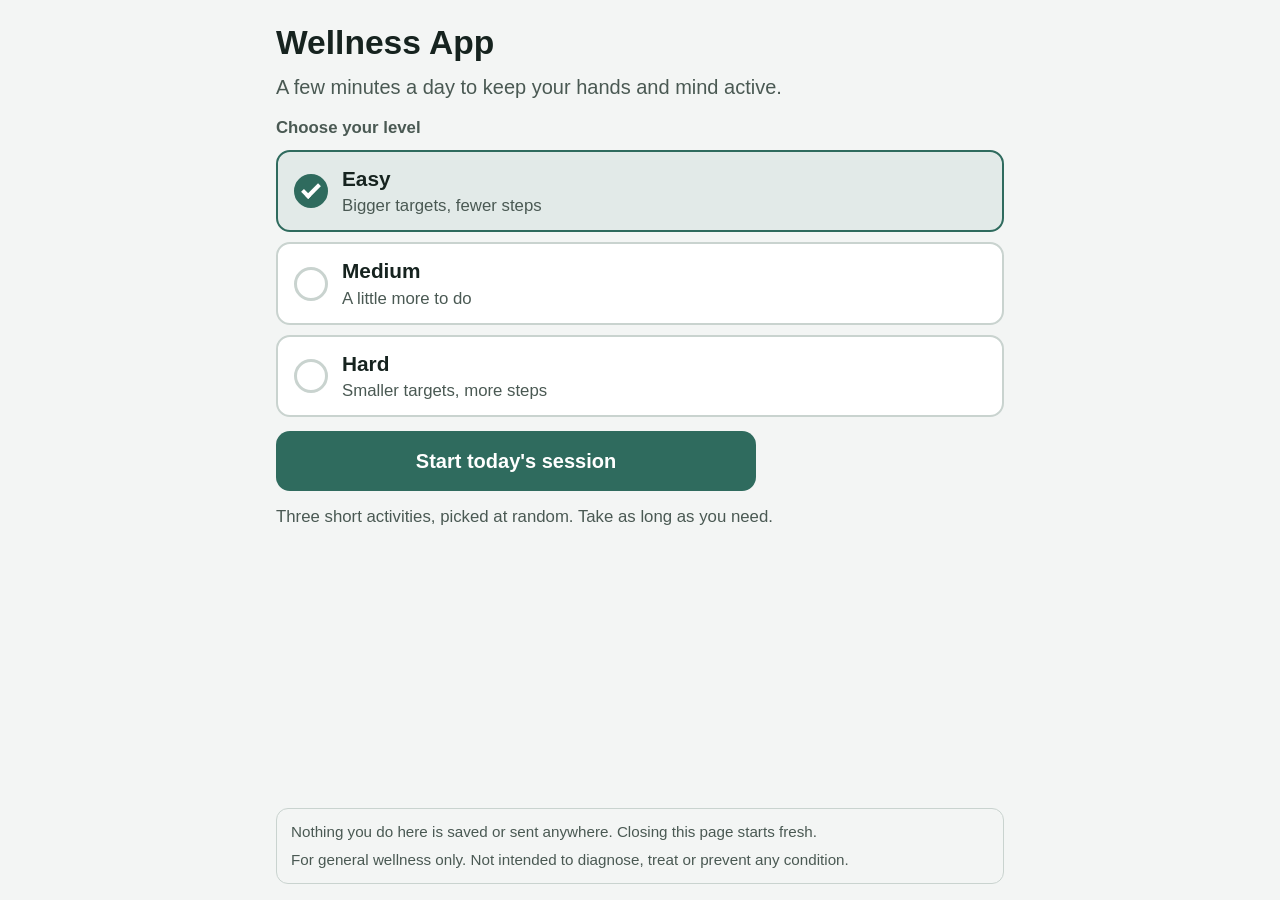
<file: index.html>
<!doctype html>
<html lang="en">
<head>
  <meta charset="utf-8">
  <meta name="viewport" content="width=device-width, initial-scale=1, viewport-fit=cover">
  <!-- Privacy: this policy blocks every network request except loading this site's own files.
       No analytics, no web fonts, no third-party scripts, nothing sent anywhere. -->
  <meta http-equiv="Content-Security-Policy" content="default-src 'none'; script-src 'self'; style-src 'self'; img-src 'self' data:; connect-src 'none'; form-action 'none'; base-uri 'none'">
  <meta name="referrer" content="no-referrer">
  <meta name="color-scheme" content="light dark">
  <meta name="theme-color" content="#2F6B5E">
  <title>Wellness App</title>
  <link rel="stylesheet" href="css/style.css">
</head>
<body>
<main id="app">

  <!-- START -->
  <section id="start" class="screen">
    <header class="brand-header">
      <img id="brand-logo" class="brand-logo" alt="" hidden>
      <h1 id="brand-name">Wellness App</h1>
      <p id="brand-tagline" class="lede">A few minutes a day to keep your hands and mind active.</p>
    </header>

    <p id="brand-welcome" class="welcome" hidden></p>

    <div class="level-picker" role="group" aria-labelledby="level-label">
      <p id="level-label" class="section-label" data-i18n="chooseLevel">Choose your level</p>
      <button type="button" class="level-option" data-level="easy" aria-pressed="true">
        <span class="level-check" aria-hidden="true"></span>
        <span class="level-text">
          <span class="level-name" data-i18n="easyName">Easy</span>
          <span class="level-desc" data-i18n="easyDesc">Bigger targets, fewer steps</span>
        </span>
      </button>
      <button type="button" class="level-option" data-level="medium" aria-pressed="false">
        <span class="level-check" aria-hidden="true"></span>
        <span class="level-text">
          <span class="level-name" data-i18n="mediumName">Medium</span>
          <span class="level-desc" data-i18n="mediumDesc">A little more to do</span>
        </span>
      </button>
      <button type="button" class="level-option" data-level="hard" aria-pressed="false">
        <span class="level-check" aria-hidden="true"></span>
        <span class="level-text">
          <span class="level-name" data-i18n="hardName">Hard</span>
          <span class="level-desc" data-i18n="hardDesc">Smaller targets, more steps</span>
        </span>
      </button>
    </div>

    <button id="start-button" class="btn btn-primary btn-wide" type="button" data-i18n="start">Start today's session</button>
    <p class="hint" data-i18n="startHint">Three short activities, picked at random. Take as long as you need.</p>

    <div id="brand-contact" class="brand-contact" hidden>
      <p id="brand-contact-text"></p>
      <a id="brand-website" href="#" target="_blank" rel="noopener noreferrer" hidden></a>
    </div>

    <footer class="start-notes">
      <p data-i18n="privacyNote">Nothing you do here is saved or sent anywhere. Closing this page starts fresh.</p>
      <p data-i18n="wellnessNote">For general wellness only. Not intended to diagnose, treat or prevent any condition.</p>
    </footer>
  </section>

  <!-- ACTIVITY -->
  <section id="activity" class="screen" hidden>
    <header class="bar">
      <button class="btn btn-quiet" type="button" id="end-button" data-i18n="endShort">End session</button>
      <img id="bar-logo" class="bar-logo" alt="" hidden>
      <p class="step" id="act-step">1 of 3</p>
    </header>
    <div class="act-head">
      <p class="eyebrow" id="act-group"></p>
      <h2 id="act-title"></h2>
      <p id="act-instruction" class="instruction"></p>
    </div>
    <div id="act-area" class="act-area"></div>
    <p id="act-feedback" class="feedback" aria-live="polite"></p>
    <footer id="act-actions" class="actions"></footer>
  </section>

  <!-- END SESSION? -->
  <section id="confirm" class="screen screen-center" hidden>
    <h2 data-i18n="confirmTitle">End this session?</h2>
    <p class="center-text" data-i18n="confirmText">You can start a new session any time.</p>
    <button id="keep-going" class="btn btn-primary btn-wide" type="button" data-i18n="keepGoing">Keep going</button>
    <button id="confirm-end" class="btn btn-secondary btn-wide" type="button" data-i18n="confirmEnd">End session</button>
  </section>

  <!-- FINISH -->
  <section id="finish" class="screen screen-center" hidden>
    <img id="finish-logo" class="finish-logo" alt="" hidden>
    <div class="done-check" aria-hidden="true">
      <svg viewBox="0 0 40 40" fill="none" stroke="currentColor" stroke-width="4.5" stroke-linecap="round" stroke-linejoin="round"><path d="M10 21 L17 28 L30 13"/></svg>
    </div>
    <h2 data-i18n="finishTitle">Well done!</h2>
    <p class="center-text" data-i18n="finishText">You finished today's three activities. Come back tomorrow for a new mix.</p>
    <p id="finish-message" class="center-text finish-message" hidden></p>
    <button id="again-button" class="btn btn-primary btn-wide" type="button" data-i18n="again">Do another session</button>
    <button id="home-button" class="btn btn-secondary btn-wide" type="button" data-i18n="home">Back to start</button>
    <div id="finish-contact" class="brand-contact" hidden>
      <p id="finish-contact-text"></p>
      <a id="finish-website" href="#" target="_blank" rel="noopener noreferrer" hidden></a>
    </div>
  </section>

</main>
<script src="brand.js"></script>
<script src="js/lang/en.js"></script>
<script src="js/activities.js"></script>
<script src="js/app.js"></script>
</body>
</html>
</file>
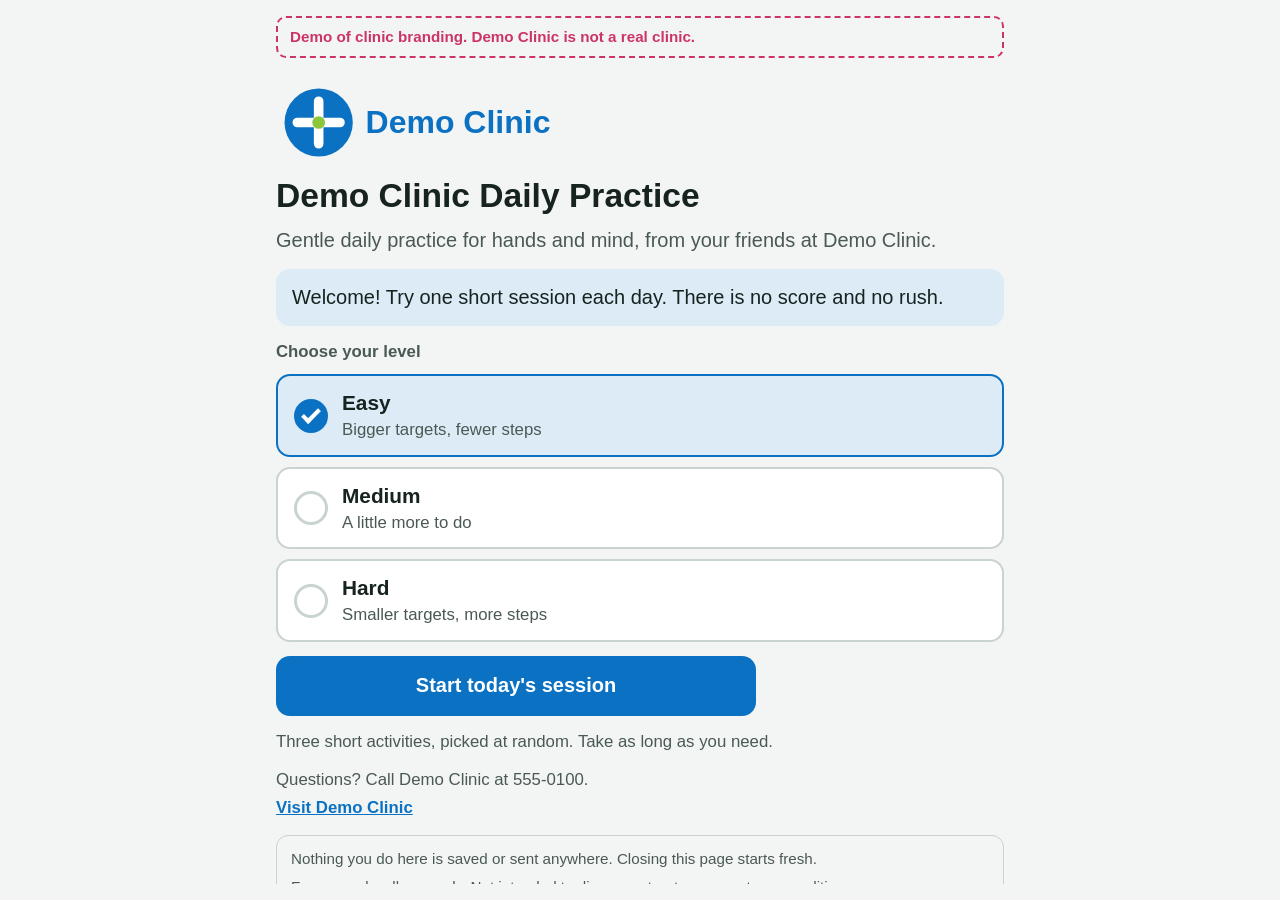
<file: demo/index.html>
<!doctype html>
<html lang="en">
<head>
  <meta charset="utf-8">
  <meta name="viewport" content="width=device-width, initial-scale=1, viewport-fit=cover">
  <!-- Privacy: this policy blocks every network request except this site's own files and
       Cloudflare Web Analytics, which counts page opens when brand.js sets analytics.cloudflareToken.
       No personal information is collected. No web fonts, no other third-party scripts. -->
  <meta http-equiv="Content-Security-Policy" content="default-src 'none'; script-src 'self' https://static.cloudflareinsights.com; style-src 'self'; img-src 'self' data:; connect-src https://cloudflareinsights.com; form-action 'none'; base-uri 'none'">
  <meta name="referrer" content="no-referrer">
  <meta name="wellness-counting" content="allowed">
  <meta name="color-scheme" content="light dark">
  <meta name="theme-color" content="#2F6B5E">
  <title>Demo Clinic Daily Practice</title>
  <link rel="stylesheet" href="../css/style.css">
</head>
<body>
<main id="app">

  <!-- START -->
  <section id="start" class="screen">
    <p class="demo-note">Demo of clinic branding. Demo Clinic is not a real clinic.</p>
    <header class="brand-header">
      <img id="brand-logo" class="brand-logo" alt="" hidden>
      <h1 id="brand-name">Wellness App</h1>
      <p id="brand-tagline" class="lede">A few minutes a day to keep your hands and mind active.</p>
    </header>

    <p id="brand-welcome" class="welcome" hidden></p>

    <div class="level-picker" role="group" aria-labelledby="level-label">
      <p id="level-label" class="section-label" data-i18n="chooseLevel">Choose your level</p>
      <button type="button" class="level-option" data-level="easy" aria-pressed="true">
        <span class="level-check" aria-hidden="true"></span>
        <span class="level-text">
          <span class="level-name" data-i18n="easyName">Easy</span>
          <span class="level-desc" data-i18n="easyDesc">Bigger targets, fewer steps</span>
        </span>
      </button>
      <button type="button" class="level-option" data-level="medium" aria-pressed="false">
        <span class="level-check" aria-hidden="true"></span>
        <span class="level-text">
          <span class="level-name" data-i18n="mediumName">Medium</span>
          <span class="level-desc" data-i18n="mediumDesc">A little more to do</span>
        </span>
      </button>
      <button type="button" class="level-option" data-level="hard" aria-pressed="false">
        <span class="level-check" aria-hidden="true"></span>
        <span class="level-text">
          <span class="level-name" data-i18n="hardName">Hard</span>
          <span class="level-desc" data-i18n="hardDesc">Smaller targets, more steps</span>
        </span>
      </button>
    </div>

    <button id="start-button" class="btn btn-primary btn-wide" type="button" data-i18n="start">Start today's session</button>
    <p class="hint" data-i18n="startHint">Three short activities, picked at random. Take as long as you need.</p>

    <div id="brand-contact" class="brand-contact" hidden>
      <p id="brand-contact-text"></p>
      <a id="brand-website" href="#" target="_blank" rel="noopener noreferrer" hidden></a>
    </div>

    <footer class="start-notes">
      <p data-i18n="privacyNote">Nothing you do here is saved or sent anywhere. Closing this page starts fresh.</p>
      <p data-i18n="wellnessNote">For general wellness only. Not intended to diagnose, treat or prevent any condition.</p>
    </footer>
  </section>

  <!-- ACTIVITY -->
  <section id="activity" class="screen" hidden>
    <header class="bar">
      <button class="btn btn-quiet" type="button" id="end-button" data-i18n="endShort">End session</button>
      <img id="bar-logo" class="bar-logo" alt="" hidden>
      <p class="step" id="act-step">1 of 3</p>
    </header>
    <div class="act-head">
      <p class="eyebrow" id="act-group"></p>
      <h2 id="act-title"></h2>
      <p id="act-instruction" class="instruction"></p>
    </div>
    <div id="act-area" class="act-area"></div>
    <p id="act-feedback" class="feedback" aria-live="polite"></p>
    <footer id="act-actions" class="actions"></footer>
  </section>

  <!-- END SESSION? -->
  <section id="confirm" class="screen screen-center" hidden>
    <h2 data-i18n="confirmTitle">End this session?</h2>
    <p class="center-text" data-i18n="confirmText">You can start a new session any time.</p>
    <button id="keep-going" class="btn btn-primary btn-wide" type="button" data-i18n="keepGoing">Keep going</button>
    <button id="confirm-end" class="btn btn-secondary btn-wide" type="button" data-i18n="confirmEnd">End session</button>
  </section>

  <!-- FINISH -->
  <section id="finish" class="screen screen-center" hidden>
    <img id="finish-logo" class="finish-logo" alt="" hidden>
    <div class="done-check" aria-hidden="true">
      <svg viewBox="0 0 40 40" fill="none" stroke="currentColor" stroke-width="4.5" stroke-linecap="round" stroke-linejoin="round"><path d="M10 21 L17 28 L30 13"/></svg>
    </div>
    <h2 data-i18n="finishTitle">Well done!</h2>
    <p class="center-text" data-i18n="finishText">You finished today's three activities. Come back tomorrow for a new mix.</p>
    <p id="finish-message" class="center-text finish-message" hidden></p>
    <button id="again-button" class="btn btn-primary btn-wide" type="button" data-i18n="again">Do another session</button>
    <button id="home-button" class="btn btn-secondary btn-wide" type="button" data-i18n="home">Back to start</button>
    <div id="finish-contact" class="brand-contact" hidden>
      <p id="finish-contact-text"></p>
      <a id="finish-website" href="#" target="_blank" rel="noopener noreferrer" hidden></a>
    </div>
  </section>

</main>
<script src="brand.js"></script>
<script src="../js/lang/en.js"></script>
<script src="../js/activities.js"></script>
<script src="../js/app.js"></script>
</body>
</html>
</file>
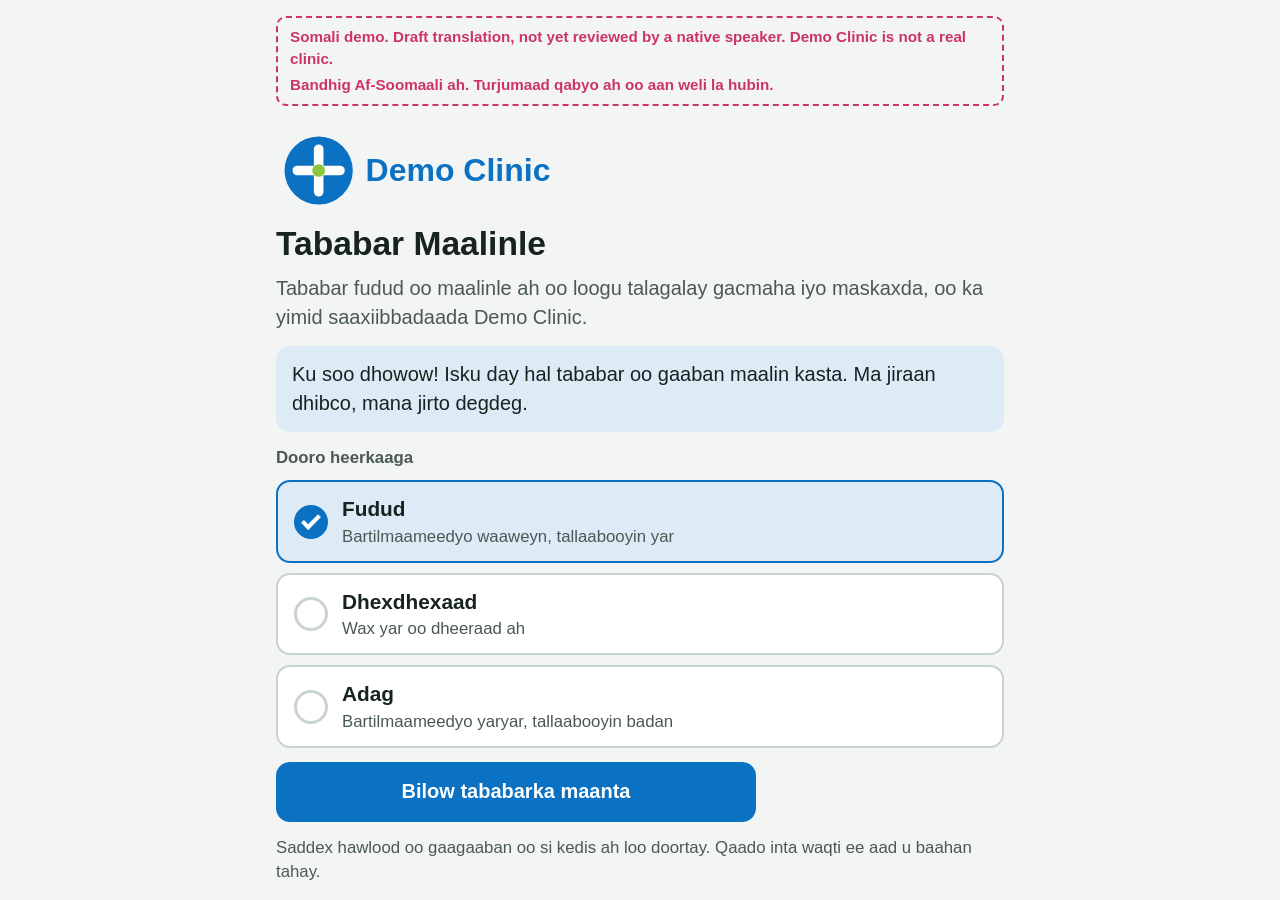
<file: somali-demo/index.html>
<!doctype html>
<html lang="so">
<head>
  <meta charset="utf-8">
  <meta name="viewport" content="width=device-width, initial-scale=1, viewport-fit=cover">
  <!-- Privacy: this policy blocks every network request except this site's own files and
       Cloudflare Web Analytics, which counts page opens when brand.js sets analytics.cloudflareToken.
       No personal information is collected. No web fonts, no other third-party scripts. -->
  <meta http-equiv="Content-Security-Policy" content="default-src 'none'; script-src 'self' https://static.cloudflareinsights.com; style-src 'self'; img-src 'self' data:; connect-src https://cloudflareinsights.com; form-action 'none'; base-uri 'none'">
  <meta name="referrer" content="no-referrer">
  <meta name="wellness-counting" content="allowed">
  <meta name="color-scheme" content="light dark">
  <meta name="theme-color" content="#2F6B5E">
  <title>Demo Clinic: Tababar Maalinle</title>
  <link rel="stylesheet" href="../css/style.css">
</head>
<body>
<main id="app">

  <!-- START -->
  <section id="start" class="screen">
    <div class="demo-note">
      <p lang="en">Somali demo. Draft translation, not yet reviewed by a native speaker. Demo Clinic is not a real clinic.</p>
      <p>Bandhig Af-Soomaali ah. Turjumaad qabyo ah oo aan weli la hubin.</p>
    </div>
    <header class="brand-header">
      <img id="brand-logo" class="brand-logo" alt="" hidden>
      <h1 id="brand-name">Wellness App</h1>
      <p id="brand-tagline" class="lede">A few minutes a day to keep your hands and mind active.</p>
    </header>

    <p id="brand-welcome" class="welcome" hidden></p>

    <div class="level-picker" role="group" aria-labelledby="level-label">
      <p id="level-label" class="section-label" data-i18n="chooseLevel">Choose your level</p>
      <button type="button" class="level-option" data-level="easy" aria-pressed="true">
        <span class="level-check" aria-hidden="true"></span>
        <span class="level-text">
          <span class="level-name" data-i18n="easyName">Easy</span>
          <span class="level-desc" data-i18n="easyDesc">Bigger targets, fewer steps</span>
        </span>
      </button>
      <button type="button" class="level-option" data-level="medium" aria-pressed="false">
        <span class="level-check" aria-hidden="true"></span>
        <span class="level-text">
          <span class="level-name" data-i18n="mediumName">Medium</span>
          <span class="level-desc" data-i18n="mediumDesc">A little more to do</span>
        </span>
      </button>
      <button type="button" class="level-option" data-level="hard" aria-pressed="false">
        <span class="level-check" aria-hidden="true"></span>
        <span class="level-text">
          <span class="level-name" data-i18n="hardName">Hard</span>
          <span class="level-desc" data-i18n="hardDesc">Smaller targets, more steps</span>
        </span>
      </button>
    </div>

    <button id="start-button" class="btn btn-primary btn-wide" type="button" data-i18n="start">Start today's session</button>
    <p class="hint" data-i18n="startHint">Three short activities, picked at random. Take as long as you need.</p>

    <div id="brand-contact" class="brand-contact" hidden>
      <p id="brand-contact-text"></p>
      <a id="brand-website" href="#" target="_blank" rel="noopener noreferrer" hidden></a>
    </div>

    <footer class="start-notes">
      <p data-i18n="privacyNote">Nothing you do here is saved or sent anywhere. Closing this page starts fresh.</p>
      <p data-i18n="wellnessNote">For general wellness only. Not intended to diagnose, treat or prevent any condition.</p>
    </footer>
  </section>

  <!-- ACTIVITY -->
  <section id="activity" class="screen" hidden>
    <header class="bar">
      <button class="btn btn-quiet" type="button" id="end-button" data-i18n="endShort">End session</button>
      <img id="bar-logo" class="bar-logo" alt="" hidden>
      <p class="step" id="act-step">1 of 3</p>
    </header>
    <div class="act-head">
      <p class="eyebrow" id="act-group"></p>
      <h2 id="act-title"></h2>
      <p id="act-instruction" class="instruction"></p>
    </div>
    <div id="act-area" class="act-area"></div>
    <p id="act-feedback" class="feedback" aria-live="polite"></p>
    <footer id="act-actions" class="actions"></footer>
  </section>

  <!-- END SESSION? -->
  <section id="confirm" class="screen screen-center" hidden>
    <h2 data-i18n="confirmTitle">End this session?</h2>
    <p class="center-text" data-i18n="confirmText">You can start a new session any time.</p>
    <button id="keep-going" class="btn btn-primary btn-wide" type="button" data-i18n="keepGoing">Keep going</button>
    <button id="confirm-end" class="btn btn-secondary btn-wide" type="button" data-i18n="confirmEnd">End session</button>
  </section>

  <!-- FINISH -->
  <section id="finish" class="screen screen-center" hidden>
    <img id="finish-logo" class="finish-logo" alt="" hidden>
    <div class="done-check" aria-hidden="true">
      <svg viewBox="0 0 40 40" fill="none" stroke="currentColor" stroke-width="4.5" stroke-linecap="round" stroke-linejoin="round"><path d="M10 21 L17 28 L30 13"/></svg>
    </div>
    <h2 data-i18n="finishTitle">Well done!</h2>
    <p class="center-text" data-i18n="finishText">You finished today's three activities. Come back tomorrow for a new mix.</p>
    <p id="finish-message" class="center-text finish-message" hidden></p>
    <button id="again-button" class="btn btn-primary btn-wide" type="button" data-i18n="again">Do another session</button>
    <button id="home-button" class="btn btn-secondary btn-wide" type="button" data-i18n="home">Back to start</button>
    <div id="finish-contact" class="brand-contact" hidden>
      <p id="finish-contact-text"></p>
      <a id="finish-website" href="#" target="_blank" rel="noopener noreferrer" hidden></a>
    </div>
  </section>

</main>
<script src="brand.js"></script>
<script src="../js/lang/so.js"></script>
<script src="../js/activities.js"></script>
<script src="../js/app.js"></script>
</body>
</html>
</file>
<file: css/style.css>
/* Wellness App
   Layout: one narrow column, one task per screen, large controls for older hands and eyes.
   Brand colors and font arrive from brand.js as --b-* variables (set by js/app.js).
   The fallbacks below are the default look when no brand is set. */

:root {
  --bg: #F3F5F4;
  --surface: #FFFFFF;
  --ink: #16231F;
  --muted: #4A5953;
  --line: #C9D3CF;
  --wall: #22302B;
  --success: #23692F;
  --success-soft: #DCF0E0;
  --focus: #E89B0C;

  --primary: var(--b-primary-l, #2F6B5E);
  --on-primary: var(--b-on-primary-l, #FFFFFF);
  --primary-text: var(--b-primary-text-l, #2F6B5E);
  --primary-soft: var(--b-primary-soft-l, #DDEAE6);
  --accent: var(--b-accent-l, #B4561C);
  --on-accent: var(--b-on-accent-l, #FFFFFF);
  --accent-text: var(--b-accent-text-l, #A04B17);
  --accent-soft: var(--b-accent-soft-l, #F6E4D8);

  /* Picture colors for the zoom activity */
  --sky: #D9ECFA;
  --sun: #F2C14E;
  --hill: #9FCB95;
  --hill-2: #7DB674;
  --house: #F4E9D8;
  --roof: #B5533C;
  --trunk: #7A5534;
  --leaf: #4E8F4A;
  --sign: #FBF7EC;
  --sign-ink: #1D1D1D;

  --font-body: var(--b-font, -apple-system, BlinkMacSystemFont, "Segoe UI", Roboto, "Helvetica Neue", Arial, sans-serif);
  color-scheme: light;
}

@media (prefers-color-scheme: dark) {
  :root {
    --bg: #0F1513;
    --surface: #18201D;
    --ink: #ECF2EF;
    --muted: #B0BDB7;
    --line: #33403B;
    --wall: #DCE5E1;
    --success: #74D488;
    --success-soft: #163821;

    --primary: var(--b-primary-d, #5FB7A2);
    --on-primary: var(--b-on-primary-d, #06201A);
    --primary-text: var(--b-primary-text-d, #6CC4AF);
    --primary-soft: var(--b-primary-soft-d, #1D3A33);
    --accent: var(--b-accent-d, #F08A4B);
    --on-accent: var(--b-on-accent-d, #2A1004);
    --accent-text: var(--b-accent-text-d, #F39A62);
    --accent-soft: var(--b-accent-soft-d, #3D2617);

    --sky: #1F3448;
    --sun: #E0B44A;
    --hill: #2F5A35;
    --hill-2: #264A2C;
    --house: #CFC3B0;
    --roof: #8E3F2E;
    --trunk: #5E4128;
    --leaf: #3C7339;
    --sign: #EDE6D3;
    --sign-ink: #1D1D1D;
    color-scheme: dark;
  }
}

*, *::before, *::after { box-sizing: border-box; }
[hidden] { display: none !important; }

html, body { height: 100%; margin: 0; }

body {
  background: var(--bg);
  color: var(--ink);
  font-family: var(--font-body);
  font-size: 1.25rem;
  line-height: 1.45;
  -webkit-text-size-adjust: 100%;
  overscroll-behavior: none;
}

#app {
  height: 100%;
  max-width: 760px;
  margin: 0 auto;
  padding-top: max(16px, env(safe-area-inset-top, 0px));
  padding-bottom: max(16px, env(safe-area-inset-bottom, 0px));
  padding-left: max(16px, env(safe-area-inset-left, 0px));
  padding-right: max(16px, env(safe-area-inset-right, 0px));
}

.screen {
  height: 100%;
  display: flex;
  flex-direction: column;
  gap: 14px;
  overflow-y: auto;
}
.screen-center { justify-content: center; align-items: center; text-align: center; }

h1 { font-size: 2.1rem; line-height: 1.15; margin: 0; text-wrap: balance; }
h2 { font-size: 1.6rem; line-height: 1.2; margin: 0; text-wrap: balance; }
h1:focus, h2:focus { outline: none; }
p { margin: 0; }

.lede { margin-top: 6px; color: var(--muted); }
.hint { color: var(--muted); font-size: 1.05rem; }
.center-text { color: var(--muted); max-width: 34ch; }
.instruction { color: var(--muted); margin-top: 4px; }
.section-label { font-weight: 700; font-size: 1.05rem; color: var(--muted); }
.eyebrow {
  font-size: 0.9rem;
  font-weight: 700;
  letter-spacing: 0.06em;
  text-transform: uppercase;
  color: var(--primary-text);
}
.visually-hidden {
  position: absolute; width: 1px; height: 1px; padding: 0; margin: -1px;
  overflow: hidden; clip: rect(0 0 0 0); white-space: nowrap; border: 0;
}

/* Buttons */
.btn {
  font: inherit;
  font-weight: 700;
  font-size: 1.25rem;
  min-height: 60px;
  padding: 12px 22px;
  border-radius: 14px;
  border: 2px solid transparent;
  cursor: pointer;
  touch-action: manipulation;
}
.btn-primary { background: var(--primary); color: var(--on-primary); }
.btn-primary:disabled { background: var(--line); color: var(--muted); cursor: not-allowed; }
.btn-secondary { background: var(--surface); color: var(--ink); border-color: var(--line); }
.btn-secondary:disabled { color: var(--muted); cursor: not-allowed; }
.btn-quiet { background: transparent; color: var(--primary-text); padding-left: 4px; padding-right: 12px; min-height: 52px; }
.btn-wide { width: 100%; max-width: 480px; }
:focus-visible { outline: 4px solid var(--focus); outline-offset: 3px; }

/* Start page */
.brand-header { display: flex; flex-direction: column; gap: 4px; padding-top: 8px; }
.brand-logo { max-height: 96px; max-width: min(100%, 320px); width: auto; height: auto; align-self: flex-start; margin-bottom: 8px; }
.welcome { padding: 14px 16px; border-radius: 14px; background: var(--primary-soft); }
.demo-note { display: flex; flex-direction: column; gap: 4px; font-size: 0.95rem; font-weight: 700; color: var(--accent-text); padding: 8px 12px; border: 2px dashed var(--accent); border-radius: 10px; }

.level-picker { display: flex; flex-direction: column; gap: 10px; }
.level-option {
  width: 100%;
  min-height: 76px;
  display: flex;
  align-items: center;
  gap: 14px;
  padding: 12px 16px;
  border: 2px solid var(--line);
  border-radius: 14px;
  background: var(--surface);
  color: var(--ink);
  font: inherit;
  text-align: left;
  cursor: pointer;
  touch-action: manipulation;
}
.level-option[aria-pressed="true"] { border-color: var(--primary); background: var(--primary-soft); }
.level-check {
  flex: none;
  width: 34px; height: 34px;
  border-radius: 50%;
  border: 3px solid var(--line);
  background: var(--surface);
  display: grid; place-items: center;
}
.level-option[aria-pressed="true"] .level-check { border-color: var(--primary); background: var(--primary); }
.level-option[aria-pressed="true"] .level-check::after {
  content: "";
  width: 10px; height: 18px;
  border: solid var(--on-primary);
  border-width: 0 4px 4px 0;
  transform: translateY(-2px) rotate(45deg);
}
.level-text { display: flex; flex-direction: column; min-width: 0; }
.level-name { font-weight: 700; font-size: 1.3rem; }
.level-desc { color: var(--muted); font-size: 1.05rem; }

.brand-contact { display: flex; flex-direction: column; gap: 4px; font-size: 1.05rem; color: var(--muted); }
.brand-contact a { color: var(--primary-text); font-weight: 700; }
.start-notes {
  margin-top: auto;
  display: flex; flex-direction: column; gap: 6px;
  font-size: 0.95rem;
  color: var(--muted);
  padding: 12px 14px;
  border-radius: 12px;
  border: 1px solid var(--line);
}

/* Activity screen */
.bar { display: flex; align-items: center; justify-content: space-between; gap: 10px; min-height: 52px; }
.bar .btn-quiet { white-space: nowrap; }
.bar-logo { max-height: 32px; max-width: 110px; width: auto; height: auto; min-width: 0; }
.step { font-weight: 700; color: var(--muted); font-variant-numeric: tabular-nums; white-space: nowrap; }
.act-head { display: flex; flex-direction: column; gap: 2px; }
/* Never shrink below what the activity needs; the screen scrolls instead of overlapping. */
.act-area { flex: 1 0 auto; min-height: 280px; display: flex; flex-direction: column; gap: 12px; }
/* Room for two lines, so a hint appearing doesn't push the drawing area around. */
.feedback { flex: none; min-height: 2.9em; font-weight: 600; }
.feedback.is-good { color: var(--success); }
.actions { display: flex; gap: 12px; }
.actions:empty { display: none; }
.actions .btn { flex: 1; }
.round-label { font-weight: 700; color: var(--muted); font-size: 1.05rem; font-variant-numeric: tabular-nums; }

/* Drawing and tapping surfaces */
.pad {
  position: relative;
  flex: 1;
  min-height: 240px;
  background: var(--surface);
  border: 2px solid var(--line);
  border-radius: 18px;
  overflow: hidden;
  touch-action: none;
  -webkit-user-select: none;
  user-select: none;
  -webkit-touch-callout: none;
}
.pad canvas { position: absolute; top: 0; left: 0; touch-action: none; }
.pad > svg { position: absolute; inset: 0; width: 100%; height: 100%; touch-action: none; }

/* Connect the dots */
.dot-ring { fill: none; stroke: transparent; stroke-width: 1.4; }
.dot.is-next .dot-ring { stroke: var(--accent); }
.dot-fill { fill: var(--surface); stroke: var(--wall); stroke-width: 0.9; }
.dot.is-done .dot-fill { fill: var(--primary); stroke: var(--primary); }
.dot-num { fill: var(--ink); font-weight: 700; font-family: var(--font-body); pointer-events: none; }
.dot.is-done .dot-num { fill: var(--on-primary); }
.dot-line { stroke: var(--primary); stroke-width: 1.6; stroke-linecap: round; }
.dots-reveal { fill: var(--primary-soft); opacity: 0; transition: opacity 0.6s ease; }
.dots-reveal.is-shown { opacity: 1; }

/* Copy a drawing */
.model-box {
  flex: none;
  height: 130px;
  display: flex; align-items: center; gap: 14px;
  padding: 8px 14px;
  border-radius: 14px;
  background: var(--primary-soft);
}
.model-box svg { height: 100%; aspect-ratio: 1; flex: none; }
.model-label { font-weight: 700; color: var(--ink); }
.model-line { fill: none; stroke: var(--ink); stroke-width: 4; stroke-linecap: round; stroke-linejoin: round; }

/* Choices (odd one out, zoom answers) */
.choice-grid { display: grid; grid-template-columns: 1fr 1fr; gap: 12px; }
.choice {
  min-height: 84px;
  padding: 10px;
  border: 2px solid var(--line);
  border-radius: 16px;
  background: var(--surface);
  color: var(--ink);
  font: inherit;
  font-size: 1.45rem;
  font-weight: 700;
  cursor: pointer;
  touch-action: manipulation;
  overflow-wrap: anywhere;
}
.choice.is-right { border-color: var(--success); background: var(--success-soft); color: var(--success); }
.choice.is-wrong { border-color: var(--accent); background: var(--accent-soft); }
.choice:disabled { cursor: default; }

/* Put in order */
.order-prompt { font-weight: 700; font-size: 1.3rem; }
.order-list { display: flex; flex-direction: column; gap: 10px; }
.order-item {
  display: flex; align-items: center; gap: 14px;
  min-height: 68px;
  padding: 10px 14px;
  border: 2px solid var(--line);
  border-radius: 14px;
  background: var(--surface);
  color: var(--ink);
  font: inherit;
  font-size: 1.3rem;
  font-weight: 600;
  text-align: left;
  cursor: pointer;
  touch-action: manipulation;
}
.order-badge {
  flex: none;
  width: 40px; height: 40px;
  border-radius: 50%;
  border: 2px dashed var(--line);
  display: grid; place-items: center;
  font-weight: 800;
  font-variant-numeric: tabular-nums;
}
.order-item.is-done { border-color: var(--primary); background: var(--primary-soft); cursor: default; }
.order-item.is-done .order-badge { border: none; background: var(--primary); color: var(--on-primary); }
.order-item.is-wrong { border-color: var(--accent); }

/* Typing */
.typing-target {
  font-size: 2.6rem;
  font-weight: 800;
  line-height: 1.15;
  letter-spacing: 0.03em;
  padding: 10px 0;
  overflow-wrap: anywhere;
}
.typing-form { display: flex; flex-direction: column; gap: 8px; }
.typing-form label { font-weight: 700; }
.typing-input {
  font: inherit;
  font-size: 1.6rem;
  min-height: 68px;
  padding: 0 16px;
  border: 2px solid var(--line);
  border-radius: 14px;
  background: var(--surface);
  color: var(--ink);
  width: 100%;
}
.typing-input:focus { border-color: var(--primary); outline: none; }
.typing-input:focus-visible { outline: 4px solid var(--focus); outline-offset: 3px; }

/* Scroll and find */
.find-target {
  padding: 12px 16px;
  border-radius: 14px;
  background: var(--accent-soft);
  font-size: 1.3rem;
}
.find-target strong { color: var(--accent-text); }
/* The list fills the space left on screen and scrolls inside itself, like a phone's contact list.
   height: 0 stops it from growing to the full length of every name. */
.find-list {
  flex: 1 1 0;
  height: 0;
  min-height: 260px;
  overflow-y: auto;
  -webkit-overflow-scrolling: touch;
  border: 2px solid var(--line);
  border-radius: 16px;
  background: var(--surface);
  overscroll-behavior: contain;
}
.find-row {
  width: 100%;
  min-height: 64px;
  display: flex; align-items: center; gap: 14px;
  padding: 8px 16px;
  border: none;
  border-bottom: 1px solid var(--line);
  background: transparent;
  color: var(--ink);
  font: inherit;
  font-size: 1.25rem;
  text-align: left;
  cursor: pointer;
}
.find-row:last-child { border-bottom: none; }
.find-avatar {
  flex: none;
  width: 42px; height: 42px;
  border-radius: 50%;
  background: var(--primary-soft);
  color: var(--primary-text);
  display: grid; place-items: center;
  font-weight: 800;
}
.find-row.is-right { background: var(--success-soft); color: var(--success); font-weight: 700; }

/* Slider */
.slider-goal { font-size: 1.4rem; font-weight: 700; }
.slider-goal strong { color: var(--accent-text); font-variant-numeric: tabular-nums; }
.slider-wrap { position: relative; padding: 64px 0 18px; }
.slider-target {
  position: absolute;
  top: 0;
  left: calc(26px + (100% - 52px) * var(--t, 50) / 100);
  transform: translateX(-50%);
  display: flex; flex-direction: column; align-items: center;
  pointer-events: none;
}
.slider-target-label {
  background: var(--accent);
  color: var(--on-accent);
  font-weight: 800;
  padding: 2px 10px;
  border-radius: 999px;
  font-variant-numeric: tabular-nums;
}
.slider-target-stem { width: 4px; height: 26px; background: var(--accent); }
.slider-input {
  width: 100%;
  height: 52px;
  margin: 0;
  background: transparent;
  -webkit-appearance: none;
  appearance: none;
  touch-action: pan-y;
}
.slider-input::-webkit-slider-runnable-track { height: 14px; border-radius: 999px; background: var(--line); }
.slider-input::-moz-range-track { height: 14px; border-radius: 999px; background: var(--line); }
.slider-input::-webkit-slider-thumb {
  -webkit-appearance: none;
  width: 52px; height: 52px;
  margin-top: -19px;
  border-radius: 50%;
  background: var(--primary);
  border: 5px solid var(--surface);
  box-shadow: 0 0 0 2px var(--primary);
}
.slider-input::-moz-range-thumb {
  width: 42px; height: 42px;
  border-radius: 50%;
  background: var(--primary);
  border: 5px solid var(--surface);
  box-shadow: 0 0 0 2px var(--primary);
}
.slider-input:focus-visible { outline: 4px solid var(--focus); outline-offset: 6px; }
.slider-now { color: var(--muted); font-variant-numeric: tabular-nums; }

/* Swipe */
.swipe-stage {
  position: relative;
  flex: 1;
  min-height: 300px;
  display: grid;
  place-items: center;
  overflow: hidden;
  touch-action: none;
  border-radius: 18px;
  background: var(--surface);
  border: 2px solid var(--line);
}
.swipe-card {
  width: min(72%, 300px);
  aspect-ratio: 3 / 4;
  max-height: 85%;
  border-radius: 20px;
  background: var(--primary-soft);
  border: 3px solid var(--primary);
  display: flex; flex-direction: column; align-items: center; justify-content: center; gap: 8px;
  color: var(--primary-text);
  touch-action: none;
  cursor: grab;
  -webkit-user-select: none;
  user-select: none;
}
.swipe-card.is-moving { transition: none; }
.swipe-card.is-settling { transition: transform 0.25s ease; }
.swipe-card.is-leaving { transition: transform 0.3s ease-in, opacity 0.3s ease-in; opacity: 0; }
.swipe-arrow { font-size: 4.5rem; line-height: 1; font-weight: 800; }
.swipe-word { font-size: 1.5rem; font-weight: 800; }

/* Pinch to zoom */
.zoom-view {
  position: relative;
  width: 100%;
  max-width: 560px;
  aspect-ratio: 4 / 3;
  align-self: center;
  border-radius: 16px;
  overflow: hidden;
  border: 2px solid var(--line);
  touch-action: none;
  background: var(--sky);
}
.zoom-view svg { display: block; width: 100%; height: 100%; touch-action: none; }
.zoom-tools { display: flex; gap: 10px; }
.zoom-tools .btn { flex: 1; min-height: 52px; padding: 8px 6px; font-size: 1.1rem; white-space: nowrap; }
.zoom-choices { grid-template-columns: repeat(auto-fit, minmax(68px, 1fr)); }
.zoom-choices .choice { min-height: 64px; font-variant-numeric: tabular-nums; }
.sc-sky { fill: var(--sky); }
.sc-sun { fill: var(--sun); }
.sc-hill { fill: var(--hill); }
.sc-hill-2 { fill: var(--hill-2); }
.sc-house { fill: var(--house); }
.sc-roof { fill: var(--roof); }
.sc-door { fill: var(--roof); }
.sc-window { fill: var(--sky); stroke: var(--trunk); stroke-width: 0.4; }
.sc-trunk { fill: var(--trunk); }
.sc-leaf { fill: var(--leaf); }
.sc-post { fill: var(--trunk); }
.sc-sign { fill: var(--sign); stroke: var(--trunk); stroke-width: 0.15; }
.sc-sign-text { fill: var(--sign-ink); font-weight: 700; font-family: Arial, Helvetica, sans-serif; }

/* Finish */
.finish-logo { max-height: 72px; max-width: min(100%, 260px); width: auto; height: auto; }
.done-check {
  width: 96px; height: 96px;
  border-radius: 50%;
  background: var(--success-soft);
  color: var(--success);
  display: grid; place-items: center;
}
.done-check svg { width: 60px; height: 60px; }
.finish-message { color: var(--ink); font-weight: 600; }

@media (prefers-reduced-motion: reduce) {
  .dots-reveal, .swipe-card.is-settling, .swipe-card.is-leaving { transition: none; }
}
</file>
